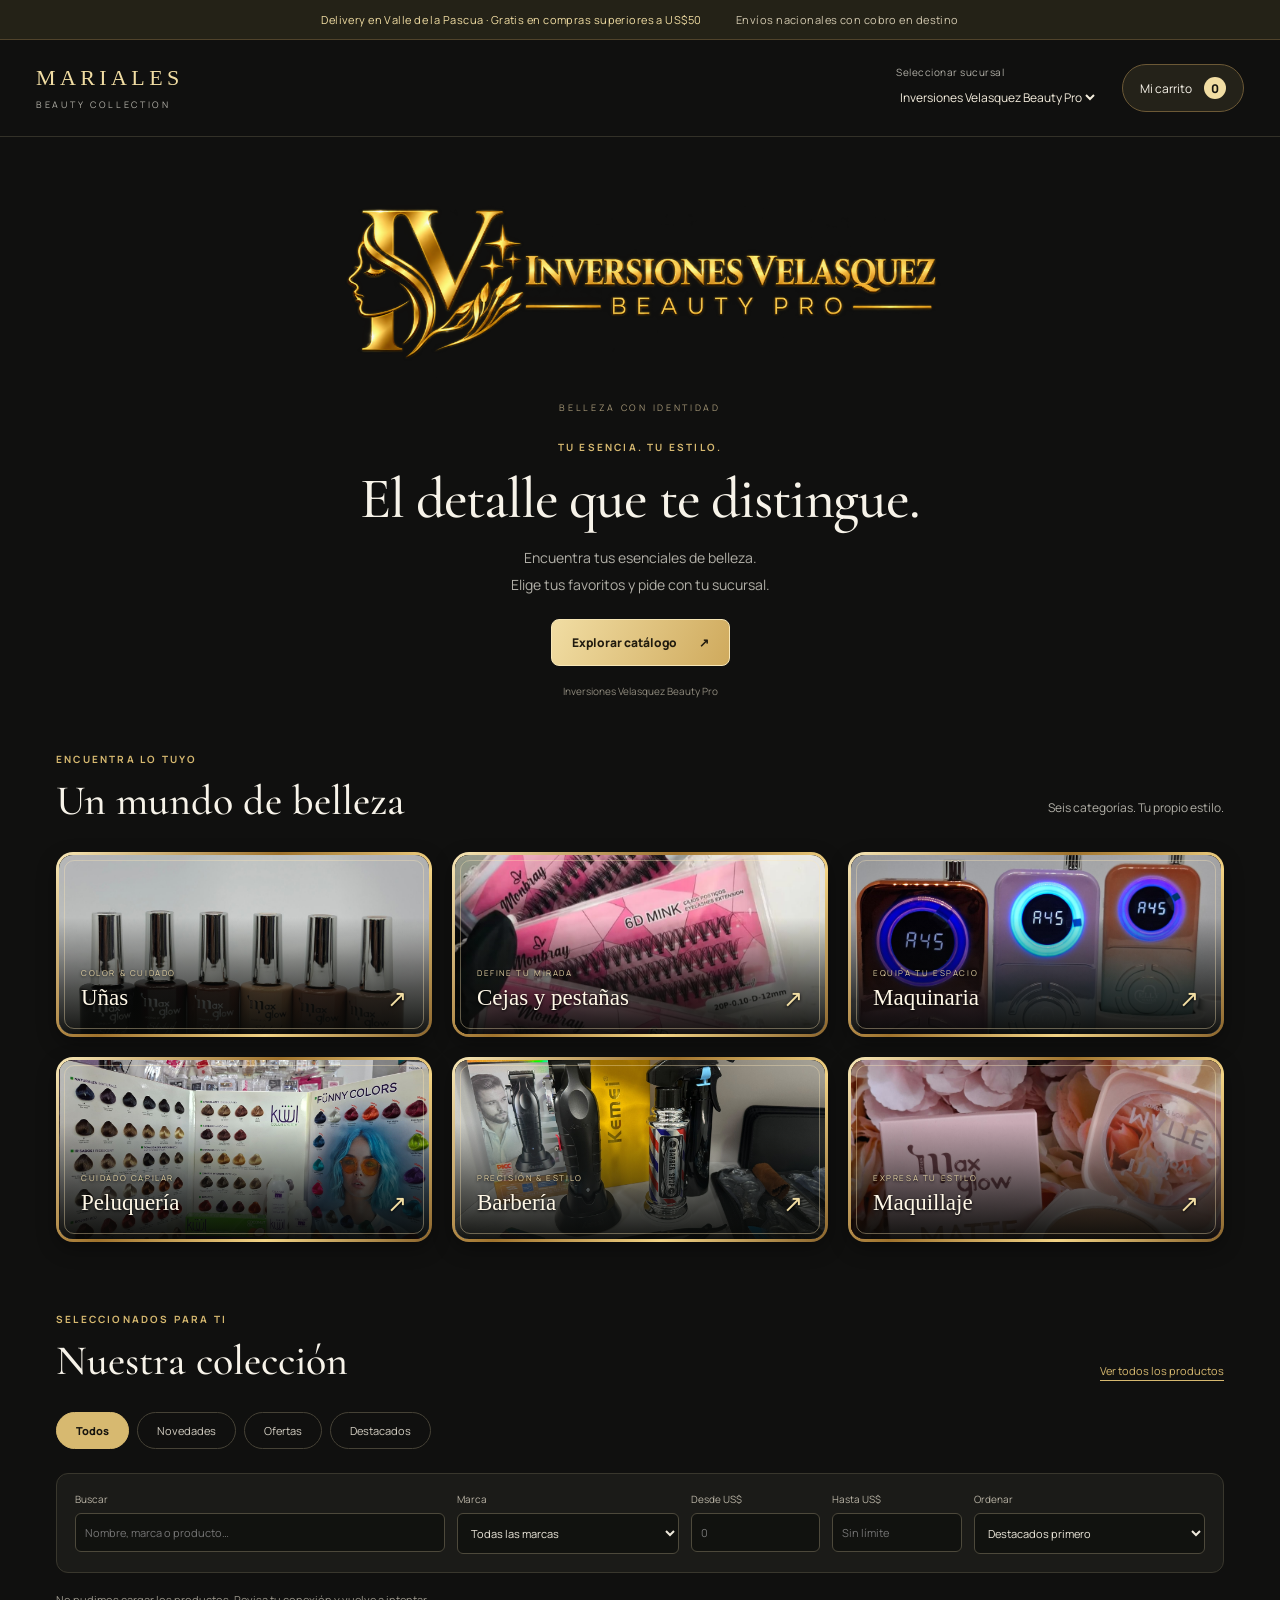
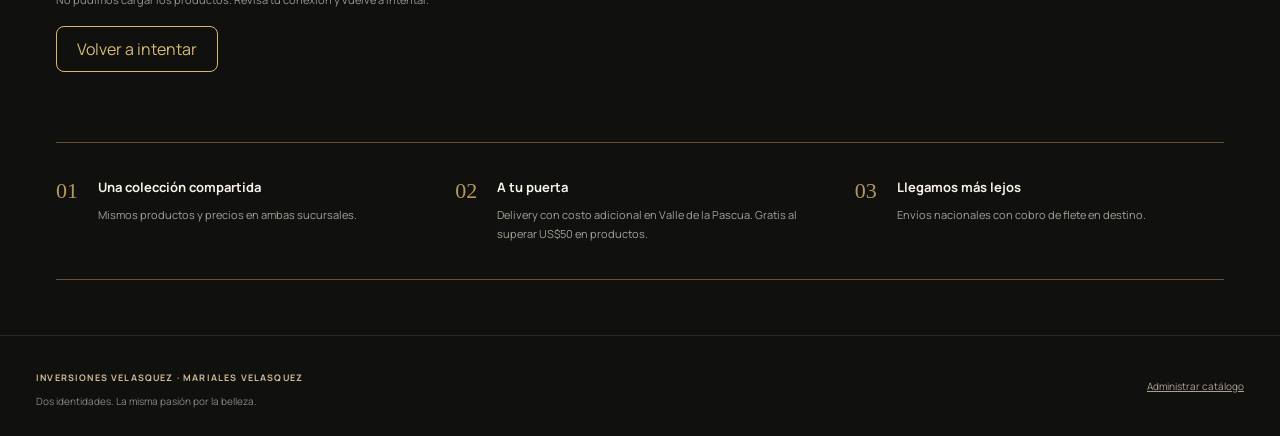
<file: index.html>
<!doctype html>
<html lang="es"><head><meta charset="utf-8"><meta name="viewport" content="width=device-width,initial-scale=1"><meta name="theme-color" content="#10100f"><title>Inversiones Velasquez Beauty Pro</title><link rel="stylesheet" href="styles.css?v=retiro1"></head>
<body>
<div class="announcement">Delivery en Valle de la Pascua · Gratis en compras superiores a US$50 <span>Envíos nacionales con cobro en destino</span></div>
<header class="topbar"><a class="wordmark" href="./" id="brand-home">MARIALES <small>BEAUTY COLLECTION</small></a><div class="header-actions"><label class="branch-label" for="tienda">Seleccionar sucursal<select id="tienda"><option value="inversiones">Inversiones Velasquez Beauty Pro</option><option value="mariales">Mariales Velasquez Beauty Shop</option></select></label><button class="cart-button" id="cart-button" aria-haspopup="dialog">Mi carrito <span id="cart-count">0</span></button></div></header>
<main>
<section class="hero"><div class="hero-copy"><p class="eyebrow">TU ESENCIA. TU ESTILO.</p><h1>El detalle que te distingue.</h1><p class="hero-description">Encuentra tus esenciales de belleza.<br>Elige tus favoritos y pide con tu sucursal.</p><a class="primary" href="#coleccion">Explorar catálogo <span aria-hidden="true">↗</span></a><p class="store-status" id="estado-tienda"></p></div><div class="hero-brand"><img class="logo" src="images/logo-inversiones-velasquez.png" alt="Inversiones Velasquez Beauty Pro"><span class="brand-caption">BELLEZA CON IDENTIDAD</span></div></section>
<section class="categories-section" aria-labelledby="categorias-titulo"><div class="section-heading"><div><p class="eyebrow">ENCUENTRA LO TUYO</p><h2 id="categorias-titulo">Un mundo de belleza</h2></div><span class="subtle">Seis categorías. Tu propio estilo.</span></div><div class="category-grid">
<button class="category-card" data-category="unas" aria-pressed="false"><img src="images/unas.jpg" alt=""><span><small>COLOR & CUIDADO</small>Uñas<b aria-hidden="true">↗</b></span></button>
<button class="category-card" data-category="pestanas" aria-pressed="false"><img src="images/pestanas.jpg" alt=""><span><small>DEFINE TU MIRADA</small>Cejas y pestañas<b aria-hidden="true">↗</b></span></button>
<button class="category-card" data-category="maquinaria" aria-pressed="false"><img src="images/maquinaria.jpg" alt=""><span><small>EQUIPA TU ESPACIO</small>Maquinaria<b aria-hidden="true">↗</b></span></button>
<button class="category-card" data-category="peluqueria" aria-pressed="false"><img src="images/peluqueria.jpg" alt=""><span><small>CUIDADO CAPILAR</small>Peluquería<b aria-hidden="true">↗</b></span></button>
<button class="category-card" data-category="barberia" aria-pressed="false"><img src="images/barberia.jpg" alt=""><span><small>PRECISIÓN & ESTILO</small>Barbería<b aria-hidden="true">↗</b></span></button>
<button class="category-card" data-category="maquillaje" aria-pressed="false"><img src="images/maquillaje.jpg" alt=""><span><small>EXPRESA TU ESTILO</small>Maquillaje<b aria-hidden="true">↗</b></span></button>
</div></section>
<section id="coleccion" class="collection" aria-labelledby="collection-title"><div class="section-heading"><div><p class="eyebrow">SELECCIONADOS PARA TI</p><h2 id="collection-title">Nuestra colección</h2></div><button id="clear-filters" class="text-button">Ver todos los productos</button></div>
<div class="filter-tabs" aria-label="Tipo de producto"><button data-tag="todos" class="active" aria-pressed="true">Todos</button><button data-tag="nuevo" aria-pressed="false">Novedades</button><button data-tag="oferta" aria-pressed="false">Ofertas</button><button data-tag="destacado" aria-pressed="false">Destacados</button></div>
<div class="filters"><label class="search">Buscar<input id="buscar" type="search" placeholder="Nombre, marca o producto…"></label><label>Marca<select id="marca"><option value="">Todas las marcas</option></select></label><label>Desde US$<input id="precio-min" type="number" min="0" step="0.01" inputmode="decimal" placeholder="0"></label><label>Hasta US$<input id="precio-max" type="number" min="0" step="0.01" inputmode="decimal" placeholder="Sin límite"></label><label>Ordenar<select id="orden"><option value="destacados">Destacados primero</option><option value="menor">Menor precio</option><option value="mayor">Mayor precio</option><option value="nombre">Nombre A–Z</option></select></label></div>
<p id="estado-catalogo" class="result-count" role="status">Cargando productos…</p><button id="retry" class="secondary" hidden>Volver a intentar</button><div id="product-grid" class="products-grid"></div><div id="empty" class="empty-state" hidden><span aria-hidden="true">✧</span><h3>No hay productos para esta selección</h3><p>Prueba otra categoría o cambia los filtros.</p><button class="secondary" id="empty-clear">Ver todos</button></div>
</section>
<section class="service-strip"><div><span>01</span><h3>Una colección compartida</h3><p>Mismos productos y precios en ambas sucursales.</p></div><div><span>02</span><h3>A tu puerta</h3><p>Delivery con costo adicional en Valle de la Pascua. Gratis al superar US$50 en productos.</p></div><div><span>03</span><h3>Llegamos más lejos</h3><p>Envíos nacionales con cobro de flete en destino.</p></div></section>
</main><footer><div><strong>INVERSIONES VELASQUEZ · MARIALES VELASQUEZ</strong><p>Dos identidades. La misma pasión por la belleza.</p></div><a href="admin.html">Administrar catálogo</a></footer>
<div id="toast" role="status" aria-live="polite"></div>
<dialog id="cart-panel" aria-labelledby="cart-title"><div class="cart-heading"><div><p class="eyebrow">TUS FAVORITOS</p><h2 id="cart-title">Mi carrito</h2></div><button id="close-cart" class="icon-button" aria-label="Cerrar carrito">×</button></div><p id="cart-store" class="subtle"></p><p id="cart-notice" role="status"></p><div id="cart-edit"><div id="cart-items"></div><div class="cart-total-row"><span>Subtotal de productos</span><strong id="cart-total">US$ 0.00</strong></div><p id="delivery-progress" class="delivery-progress"></p><form id="delivery-form"><h3>¿Cómo recibes tu pedido?</h3><label>Modalidad de entrega<select id="tipo-entrega" required><option value="retiro" selected>Retiro en tienda</option><option value="local">Delivery en Valle de la Pascua</option><option value="nacional">Envío nacional · cobro en destino</option></select></label><p id="detalle-entrega" class="subtle"></p><label>Nombre de quien recibe<input id="nombre-entrega" autocomplete="name" maxlength="120" required></label><label id="direccion-field" hidden>Dirección o agencia de destino<textarea id="direccion-entrega" autocomplete="street-address" maxlength="500" rows="3"></textarea></label><p class="subtle">Revisarás el pedido antes de abrir WhatsApp.</p></form></div><section id="order-review" hidden><h3>Resumen de tu pedido</h3><div id="summary-content"></div><p class="subtle">El pedido y el pago se confirman con la sucursal por WhatsApp.</p><button id="send-cart-whatsapp" class="primary full">Enviar pedido por WhatsApp</button><button id="back-cart" class="text-button full">Volver y editar</button></section><div id="cart-checkout" class="cart-checkout"><p id="whatsapp-destination" class="subtle"></p><button type="submit" form="delivery-form" class="primary full" id="review-button">Continuar por WhatsApp →</button><small>Primero podrás revisar el resumen de tu pedido.</small></div></dialog>
<script src="supabase-config.js"></script><script src="tiendas.js"></script><script src="script.js?v=retiro1"></script></body></html>
</file>
<file: styles.css>
@import url('https://fonts.googleapis.com/css2?family=Cormorant+Garamond:wght@500;600&family=Manrope:wght@400;500;600;700;800&display=swap');
:root{--bg:#10100f;--panel:#1b1b18;--gold:#d7b970;--gold-light:#f1dda3;--muted:#b1afa7;--accent:#d7b970;color-scheme:dark;font-family:Manrope,Arial,sans-serif;color:#f7f3e9;background:var(--bg)}*{box-sizing:border-box}body{margin:0}body[data-branch=mariales]{--accent:#e771a6}[hidden]{display:none!important}button,input,select,textarea{font:inherit}button,a,select{-webkit-tap-highlight-color:transparent}button{cursor:pointer}button:disabled{cursor:default;opacity:.5}a{color:inherit}button:focus-visible,a:focus-visible,input:focus-visible,select:focus-visible,textarea:focus-visible{outline:3px solid var(--accent);outline-offset:4px}button{color:inherit}h1,h2,h3,p{margin-top:0}h1,h2{font-family:'Cormorant Garamond',Georgia,serif;font-weight:500}h2{font-size:42px;margin-bottom:0}h3{font-size:17px}main{max-width:1240px;margin:auto;padding:0 36px}.announcement{padding:12px 20px;text-align:center;font-size:11px;letter-spacing:.04em;background:#242217;color:var(--gold-light);border-bottom:1px solid #50432b}.announcement span{display:inline-block;margin-left:32px;color:#d2c8af}.topbar{max-width:1440px;margin:auto;padding:24px 36px;border-bottom:1px solid #333128;display:flex;align-items:center;justify-content:space-between;gap:20px}.wordmark{text-decoration:none;font-family:Georgia,serif;letter-spacing:.2em;font-size:22px;color:var(--gold-light)}.wordmark small{display:block;font:9px Manrope,Arial,sans-serif;letter-spacing:.3em;margin-top:7px;color:var(--muted)}.header-actions{display:flex;align-items:center;gap:24px}.branch-label{font-size:10px;letter-spacing:.05em;color:var(--muted)}.branch-label select{display:block;margin-top:5px;border:0;background:transparent;color:#f4eddd;font-size:12px;max-width:290px;padding:4px 0}.cart-button{border:1px solid #6c5936;background:#242219;border-radius:40px;padding:12px 17px;font-size:12px;white-space:nowrap}.cart-button span{display:inline-flex;align-items:center;justify-content:center;min-width:22px;height:22px;border-radius:50%;background:var(--gold-light);color:#161510;margin-left:10px;font-weight:800}.hero{display:grid;grid-template-columns:1fr 1fr;align-items:center;gap:40px;padding:62px 0 70px}.eyebrow{font-size:10px;letter-spacing:.22em;font-weight:700;color:var(--gold);margin-bottom:16px}.hero h1{font-size:clamp(44px,5.6vw,78px);line-height:1.04;letter-spacing:-.02em;margin-bottom:24px}.hero-description{font-size:14px;color:var(--muted);line-height:1.9;margin-bottom:26px}.primary{background:linear-gradient(115deg,#f1dda3,#cfaa5d);border:1px solid #f7e6b6;border-radius:8px;color:#211b0f;text-decoration:none;padding:14px 20px;font-size:12px;font-weight:800;display:inline-flex;align-items:center;justify-content:center;gap:22px;transition:filter .2s,transform .2s}.primary:hover{filter:brightness(1.1);transform:translateY(-1px)}.store-status{font-size:10px;color:#908b7e;margin:18px 0 0}.hero-brand{border:1px solid #635233;padding:28px 22px 18px;position:relative;border-radius:100px 100px 16px 16px;background:radial-gradient(ellipse at 50% 25%,#38301c,#161612 70%);box-shadow:inset 0 0 0 6px #171712,0 18px 50px #0005;text-align:center;overflow:hidden}.hero-brand:before{content:'';display:block;position:absolute;inset:9px;border:1px solid #453b27;border-radius:92px 92px 8px 8px;pointer-events:none}.logo{width:100%;max-height:280px;object-fit:contain;display:block;position:relative;border-radius:8px;margin:18px auto}.brand-caption{display:block;position:relative;font-size:9px;letter-spacing:.3em;color:#a39575;margin:20px 0 3px}.section-heading{display:flex;justify-content:space-between;gap:18px;align-items:end;margin-bottom:26px}.section-heading .eyebrow{margin-bottom:9px}.subtle{color:var(--muted);font-size:12px;line-height:1.7}.section-heading>.subtle{margin:0 0 7px}.category-grid{display:grid;grid-template-columns:repeat(3,minmax(0,1fr));gap:20px}.category-card{position:relative;isolation:isolate;min-height:185px;border:3px solid transparent;border-radius:17px;background:linear-gradient(#252016,#252016) padding-box,linear-gradient(135deg,#f8e8b8,#a0732d 40%,#f2d385 70%,#8a642c) border-box;padding:0;overflow:hidden;box-shadow:0 7px 20px #0005,inset 0 0 0 2px #16120b;transition:transform .25s,box-shadow .25s;text-align:left}.category-card:after{content:'';position:absolute;z-index:2;inset:5px;border:1px solid #fbe7b75e;border-radius:10px;pointer-events:none}.category-card img{position:absolute;inset:0;width:100%;height:100%;object-fit:cover;transition:transform .35s}.category-card:before{content:'';position:absolute;z-index:1;inset:0;background:linear-gradient(0deg,#080907f2 0%,#0809079c 26%,transparent 65%)}.category-card>span{position:absolute;z-index:3;bottom:21px;left:22px;right:22px;color:#fff8e7;font-family:Georgia,serif;font-size:23px;text-shadow:0 1px 3px #000}.category-card small{display:block;font:8px Manrope,Arial,sans-serif;letter-spacing:.2em;color:#e1d0a3;margin-bottom:7px}.category-card b{float:right;color:var(--gold-light);font:24px Arial}.category-card:hover,.category-card[aria-pressed=true]{transform:translateY(-3px);box-shadow:0 9px 30px #b28b3033,0 0 0 2px #dec78b55}.category-card:hover img{transform:scale(1.045)}.collection{padding:70px 0 0;scroll-margin-top:20px}.text-button{padding:8px 0;border:0;background:transparent;color:var(--gold);text-decoration:underline;text-underline-offset:5px;font-size:11px}.filter-tabs{display:flex;gap:8px;margin:24px 0}.filter-tabs button{background:transparent;border:1px solid #464236;border-radius:30px;padding:10px 19px;font-size:11px;color:#d3cec2}.filter-tabs button.active{background:#d7b970;color:#17150f;border-color:#d7b970;font-weight:800}.filters{display:grid;grid-template-columns:2fr 1.2fr .7fr .7fr 1.25fr;gap:12px;padding:18px;background:#1b1b18;border:1px solid #39372d;border-radius:12px}.filters label{font-size:10px;color:#b9b3a5}.filters input,.filters select{display:block;width:100%;min-width:0;margin-top:7px;background:#11120f;border:1px solid #4d493b;border-radius:6px;padding:11px 9px;color:#eee9dc;font-size:11px}.result-count{color:#9b978c;font-size:11px;margin:19px 0}.products-grid{display:grid;grid-template-columns:repeat(3,minmax(0,1fr));gap:24px}.product-card{background:var(--panel);border:1px solid #5a4b2f;border-radius:14px;overflow:hidden;display:flex;flex-direction:column;transition:border-color .2s,transform .2s}.product-card:hover{border-color:#cdb277;transform:translateY(-2px)}.product-image{position:relative;background:#ece7df;aspect-ratio:1/1;overflow:hidden}.product-image>img{height:100%;width:100%;object-fit:contain;display:block}.badges{position:absolute;left:13px;right:13px;top:13px;display:flex;gap:5px;flex-wrap:wrap}.badge{border-radius:4px;font-size:9px;letter-spacing:.025em;font-weight:800;padding:6px 8px;background:#1c1c18;color:#f3e4bd;box-shadow:0 2px 5px #0002}.badge.sale{background:#d8b46c;color:#20190d}.badge.new{background:var(--accent);color:#1a1116}.badge.featured{background:#171913;color:#fff}.sold-out{position:absolute;bottom:15px;right:15px;padding:6px 10px;border-radius:4px;background:#232323;color:#fff;font-size:11px}.product-info{padding:22px;display:flex;flex:1;flex-direction:column}.product-brand{color:var(--gold);text-transform:uppercase;letter-spacing:.14em;font-size:9px;font-weight:800;margin-bottom:9px}.product-info h3{font-weight:600;font-size:16px;line-height:1.4;margin-bottom:8px}.product-detail{font-size:12px;line-height:1.6;color:#b4b0a5;min-height:20px;margin-bottom:16px}.price-row{display:flex;gap:12px;align-items:center;margin:auto 0 20px;flex-wrap:wrap}.price-row strong{font-size:21px;color:#f2dfb0;font-weight:700}.price-row del{font-size:12px;color:#99958a}.full{width:100%}.whatsapp-button{font-size:10px;text-align:center;margin-top:14px;color:#bcb6a7;text-underline-offset:4px}.service-strip{margin:70px 0 55px;display:grid;grid-template-columns:repeat(3,1fr);gap:30px;border-top:1px solid #615033;border-bottom:1px solid #615033;padding:35px 0}.service-strip>div{position:relative;padding-left:42px}.service-strip span{position:absolute;left:0;top:0;color:#b6985d;font:22px Georgia,serif}.service-strip h3{font-size:13px;margin-bottom:9px}.service-strip p{font-size:11px;line-height:1.8;color:#a6a194;margin-bottom:0}footer{border-top:1px solid #282820;padding:28px 36px;max-width:1440px;margin:auto;display:flex;justify-content:space-between;gap:20px;align-items:center}footer strong{font-size:9px;letter-spacing:.13em;color:#cfbd93}footer p{font-size:10px;color:#89877d;margin:8px 0 0}footer a{font-size:10px;color:#aaa28f}.empty-state{text-align:center;padding:60px 20px;border:1px dashed #5c523b;border-radius:14px;background:#191915}.empty-state>span{font-size:38px;color:var(--gold)}.empty-state h3{margin-top:14px}.empty-state p{font-size:13px;color:var(--muted)}.secondary{padding:11px 20px;background:transparent;border:1px solid var(--gold);border-radius:8px;color:var(--gold)}#toast{position:fixed;bottom:25px;left:50%;transform:translate(-50%,20px);background:#ead6a1;color:#18150f;padding:13px 20px;border-radius:30px;opacity:0;pointer-events:none;transition:all .2s;z-index:20;font-size:12px;max-width:90vw;box-shadow:0 8px 30px #0008}#toast.visible{opacity:1;transform:translate(-50%,0)}
#cart-panel{position:fixed;inset:0 0 0 auto;margin:0;width:520px;max-width:100%;height:100dvh;max-height:100dvh;border:0;border-left:2px solid #9c7d43;background:#161712;color:#f5f1e6;padding:28px;overflow:auto;box-shadow:-20px 0 60px #0005}#cart-panel::backdrop{background:#0009;backdrop-filter:blur(3px)}.cart-heading{display:flex;justify-content:space-between;align-items:center}.cart-heading h2{font-size:36px}.cart-heading .eyebrow{margin-bottom:5px}.icon-button{width:42px;height:42px;border:1px solid #524932;border-radius:50%;background:transparent;font-size:27px}.cart-item{display:flex;gap:12px;border-bottom:1px solid #3c392b;padding:18px 0;align-items:start}.cart-item img{width:64px;height:72px;object-fit:contain;background:#ddd5c4;border-radius:6px}.cart-item>div{flex:1;min-width:0}.cart-item strong{font-size:12px;line-height:1.5}.cart-item>strong{white-space:nowrap;color:var(--gold);font-size:11px}.cart-item p{font-size:10px;color:#aaa;margin:5px 0}.quantity{display:flex;align-items:center;gap:10px;font-size:12px}.quantity button{border:1px solid #60543c;background:#25241c;width:30px;height:30px;border-radius:5px}.quantity .remove{width:auto;border:0;background:none;font-size:10px;text-decoration:underline;color:#b6ad99}.cart-total-row{display:flex;justify-content:space-between;align-items:center;gap:12px;margin:24px 0;font-size:13px}.cart-total-row strong{font-size:21px;color:var(--gold-light)}.delivery-progress{padding:13px;border-left:3px solid var(--gold);background:#29271c;font-size:12px;line-height:1.6}#delivery-form label{display:block;font-size:12px;margin:15px 0}#delivery-form input,#delivery-form textarea,#delivery-form select{display:block;width:100%;margin-top:8px;padding:12px;border:1px solid #5d5540;border-radius:7px;background:#10110e;color:#fff;font-size:13px}#delivery-form h3{margin-top:28px}#cart-notice{font-size:12px;line-height:1.6;color:#efce86}#summary-content{font-size:13px;line-height:1.8;overflow-wrap:anywhere}.summary-branch{color:var(--gold-light);font-weight:700}.summary-items{padding:0;list-style:none}.summary-items li{display:flex;gap:15px;justify-content:space-between;border-bottom:1px solid #3c392b;padding:12px 0;font-size:12px}.summary-items strong{white-space:nowrap}.empty-cart{padding:28px 0;color:#b6af9d;font-size:14px}#order-review>h3{font-size:22px;margin-top:26px}.filter-tabs button,.icon-button{transition:background .2s}
@media(min-width:1400px){.products-grid{grid-template-columns:repeat(4,minmax(0,1fr))}}
@media(max-width:800px){main{padding:0 22px}.topbar{padding:20px 22px}.wordmark{font-size:17px}.header-actions{gap:13px}.branch-label select{max-width:210px;font-size:10px}.hero{gap:25px;padding:42px 0}.hero-brand{padding:22px 15px 15px;border-radius:60px 60px 12px 12px}.hero-brand:before{border-radius:53px 53px 8px 8px}.category-card{min-height:160px}.category-card>span{font-size:19px;left:16px;right:16px;bottom:18px}.category-card small{font-size:7px}.category-grid{gap:13px}.products-grid{grid-template-columns:repeat(2,minmax(0,1fr));gap:16px}.filters{grid-template-columns:repeat(4,minmax(0,1fr))}.filters .search{grid-column:span 2}.filters label:last-child{grid-column:span 2}.collection{padding-top:48px}.service-strip{gap:20px}.service-strip>div{padding-left:0}.service-strip span{position:static;display:block;margin-bottom:10px}}
@media(max-width:540px){.announcement{font-size:9px;line-height:1.7;padding:8px 12px}.announcement span{display:block;margin-left:0}.topbar{padding:15px 16px;align-items:start}.wordmark{font-size:15px;padding-top:5px}.wordmark small{font-size:7px;letter-spacing:.18em}.header-actions{flex-direction:column;align-items:end;gap:10px}.branch-label{font-size:8px}.branch-label select{max-width:197px;font-size:9px}.cart-button{padding:7px 10px;font-size:10px}.cart-button span{width:19px;min-width:19px;height:19px}main{padding:0 16px}.hero{grid-template-columns:1.1fr 1fr;gap:13px;padding:30px 0 36px}.hero .eyebrow{font-size:7px;letter-spacing:.12em;margin-bottom:10px}.hero h1{font-size:34px;margin-bottom:14px}.hero-description{font-size:10px;line-height:1.65;margin-bottom:15px}.hero .primary{font-size:9px;padding:10px 12px;gap:8px}.store-status{font-size:8px;line-height:1.6;margin-top:12px}.hero-brand{border-radius:45px 45px 9px 9px;padding:14px 8px 10px}.hero-brand:before{inset:5px;border-radius:40px 40px 5px 5px}.logo{margin:12px auto;max-height:170px}.brand-caption{font-size:6px;letter-spacing:.14em;margin:9px 0 4px}.section-heading{align-items:center;margin-bottom:20px}.section-heading>.subtle{display:none}.eyebrow{font-size:8px;letter-spacing:.16em;margin-bottom:8px}h2{font-size:29px}.category-grid{grid-template-columns:repeat(2,minmax(0,1fr));gap:12px}.category-card{min-height:146px;border-width:3px;border-radius:13px}.category-card:after{border-radius:7px;inset:4px}.category-card>span{font-size:18px;left:13px;right:12px;bottom:17px}.category-card b{font-size:18px}.category-card small{font-size:6px;letter-spacing:.12em}.collection{padding-top:38px}.text-button{font-size:9px;max-width:105px;line-height:1.7}.filter-tabs{gap:6px;margin:20px 0;flex-wrap:wrap}.filter-tabs button{font-size:9px;padding:9px 13px}.filters{padding:12px;gap:12px;grid-template-columns:repeat(2,minmax(0,1fr))}.filters .search{grid-column:span 2}.filters label:last-child{grid-column:span 1}.filters label:nth-child(2){grid-column:span 2}.filters input,.filters select{font-size:13px;padding:11px 8px}.products-grid{gap:12px}.product-card{border-radius:11px}.product-info{padding:13px}.product-info h3{font-size:12px}.product-brand{font-size:7px;letter-spacing:.08em}.product-detail{font-size:10px;margin-bottom:12px}.price-row strong{font-size:16px}.price-row{gap:5px;margin-bottom:13px}.price-row del{font-size:10px}.product-card .primary{font-size:9px;padding:10px 5px}.whatsapp-button{font-size:8px;line-height:1.8;margin-top:9px}.badges{left:7px;top:7px;right:7px;gap:3px}.badge{font-size:7px;padding:4px 5px}.service-strip{grid-template-columns:1fr;margin:40px 0 28px;padding:24px 0;gap:22px}.service-strip>div{padding-left:40px}.service-strip span{position:absolute}.service-strip h3{font-size:12px}.service-strip p{font-size:10px}footer{padding:22px 16px;flex-direction:column;align-items:start}footer strong{font-size:8px;line-height:1.7}#cart-panel{padding:20px 16px}#delivery-form input,#delivery-form textarea,#delivery-form select{font-size:16px}.cart-item{gap:9px}.cart-item img{width:47px;height:58px}.cart-item strong{font-size:11px}.cart-item>strong{font-size:10px}.cart-heading h2{font-size:32px}.cart-total-row strong{font-size:19px}}
@media(prefers-reduced-motion:reduce){*,*:before,*:after{scroll-behavior:auto!important;transition:none!important;animation:none!important}}
@media(max-width:540px){.product-card .primary{min-height:44px;font-size:10px}.filters input,.filters select{font-size:16px}.branch-label select{font-size:11px}.quantity button{min-width:36px;height:36px}.quantity{gap:8px}}

/* Identidad centrada para ambas sucursales. */
.hero{display:flex;flex-direction:column;gap:26px;text-align:center;padding:40px 0 54px}
.hero-brand{order:-1;width:min(100%,620px);padding:0;border:0;border-radius:0;background:none;box-shadow:none;overflow:visible}
.hero-brand:before{display:none}
.logo{width:100%;max-height:260px;margin:0 auto;border-radius:0;object-fit:contain}
.brand-caption{margin:16px 0 0;font-size:9px;letter-spacing:.3em}
.hero-copy{max-width:700px}
.hero h1{font-size:clamp(38px,4.5vw,60px);margin-bottom:15px}
.hero h1 br{display:none}
.hero h1 br:after{content:' '}
.hero-description{margin-bottom:20px}
@media(max-width:540px){.hero{padding:28px 0 36px;gap:22px}.hero-brand{width:100%}.logo{max-height:185px}.brand-caption{font-size:8px}.hero h1{font-size:38px}.hero .eyebrow{font-size:8px}.hero-description{font-size:12px}.hero .primary{font-size:11px;padding:12px 18px}.store-status{font-size:9px}}

.cart-checkout{position:sticky;bottom:-28px;margin:20px -28px -28px;padding:16px 28px 22px;background:#161712;border-top:1px solid #75603a;box-shadow:0 -8px 20px #0003;z-index:2}.cart-checkout p{margin:0 0 10px}.cart-checkout small{display:block;text-align:center;font-size:10px;color:var(--muted);margin-top:9px}@media(max-width:540px){.cart-checkout{bottom:-20px;margin:20px -16px -20px;padding:14px 16px 20px}}
</file>
